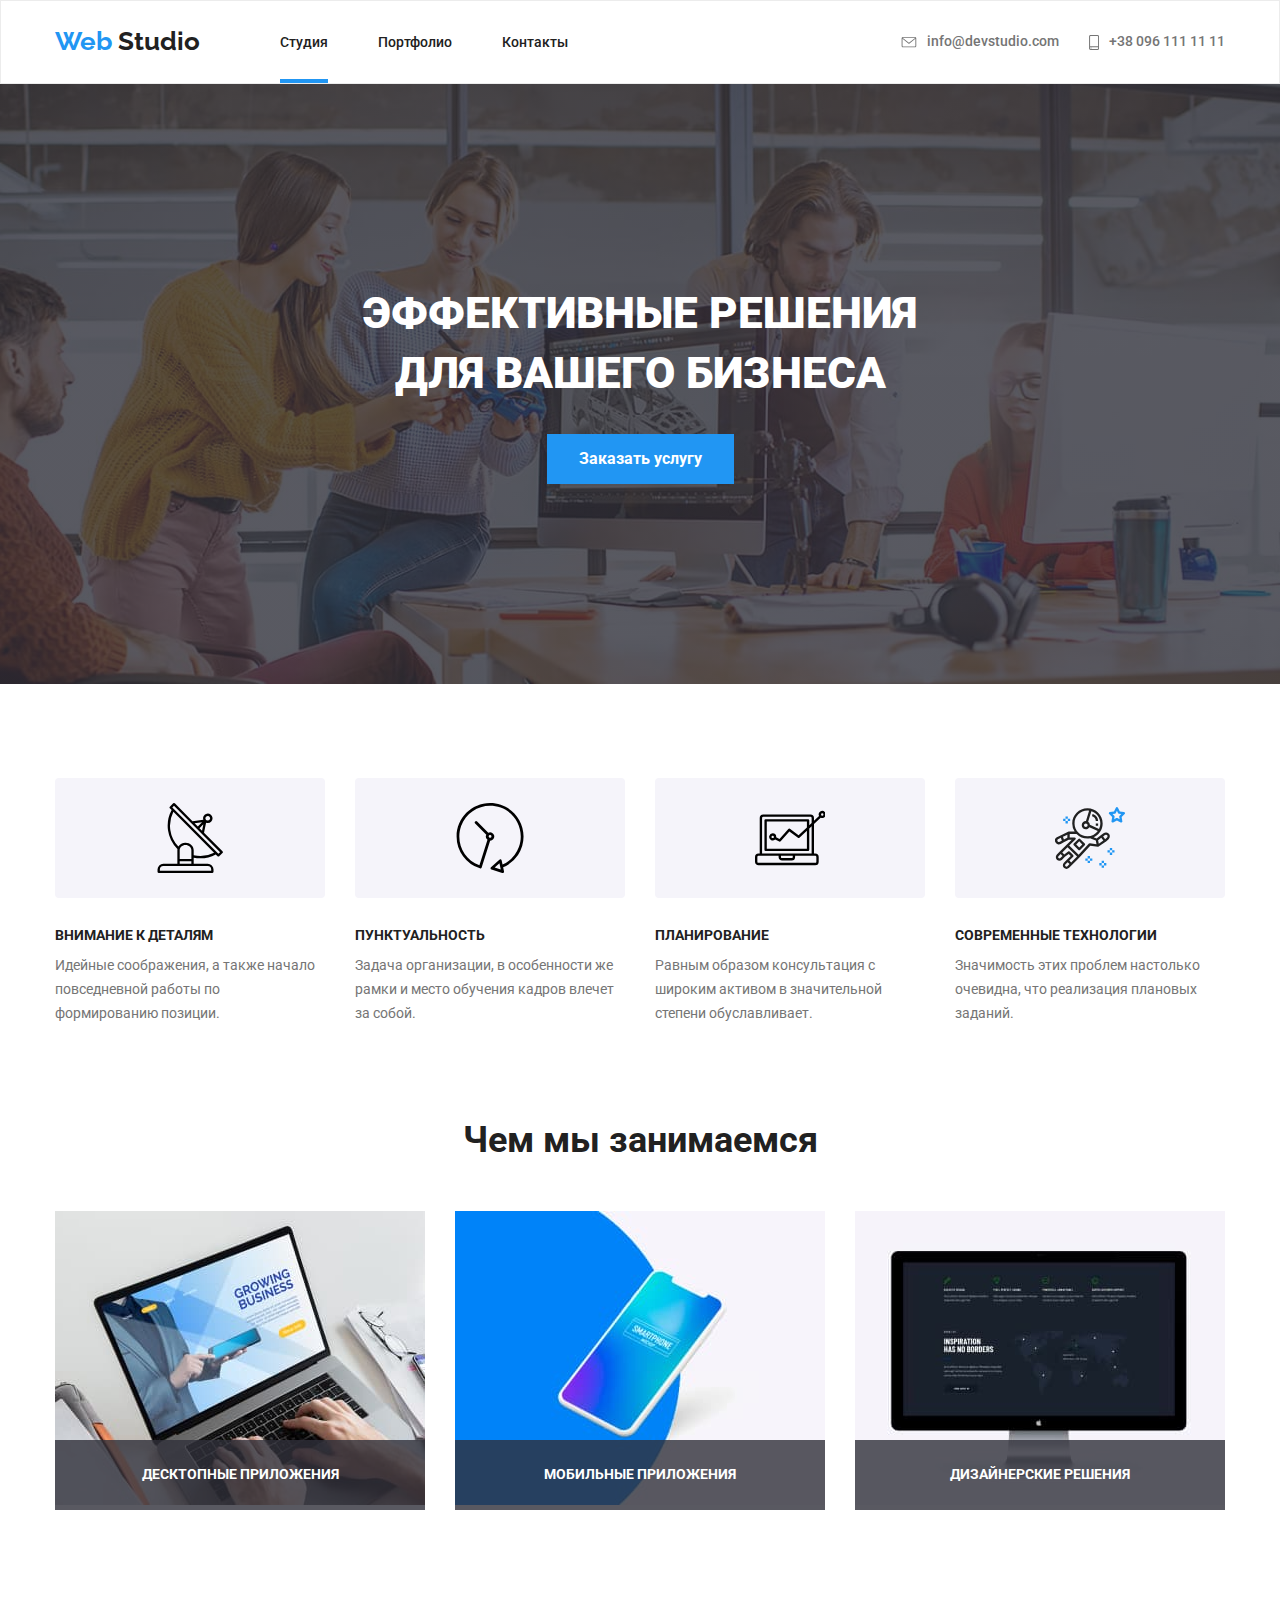
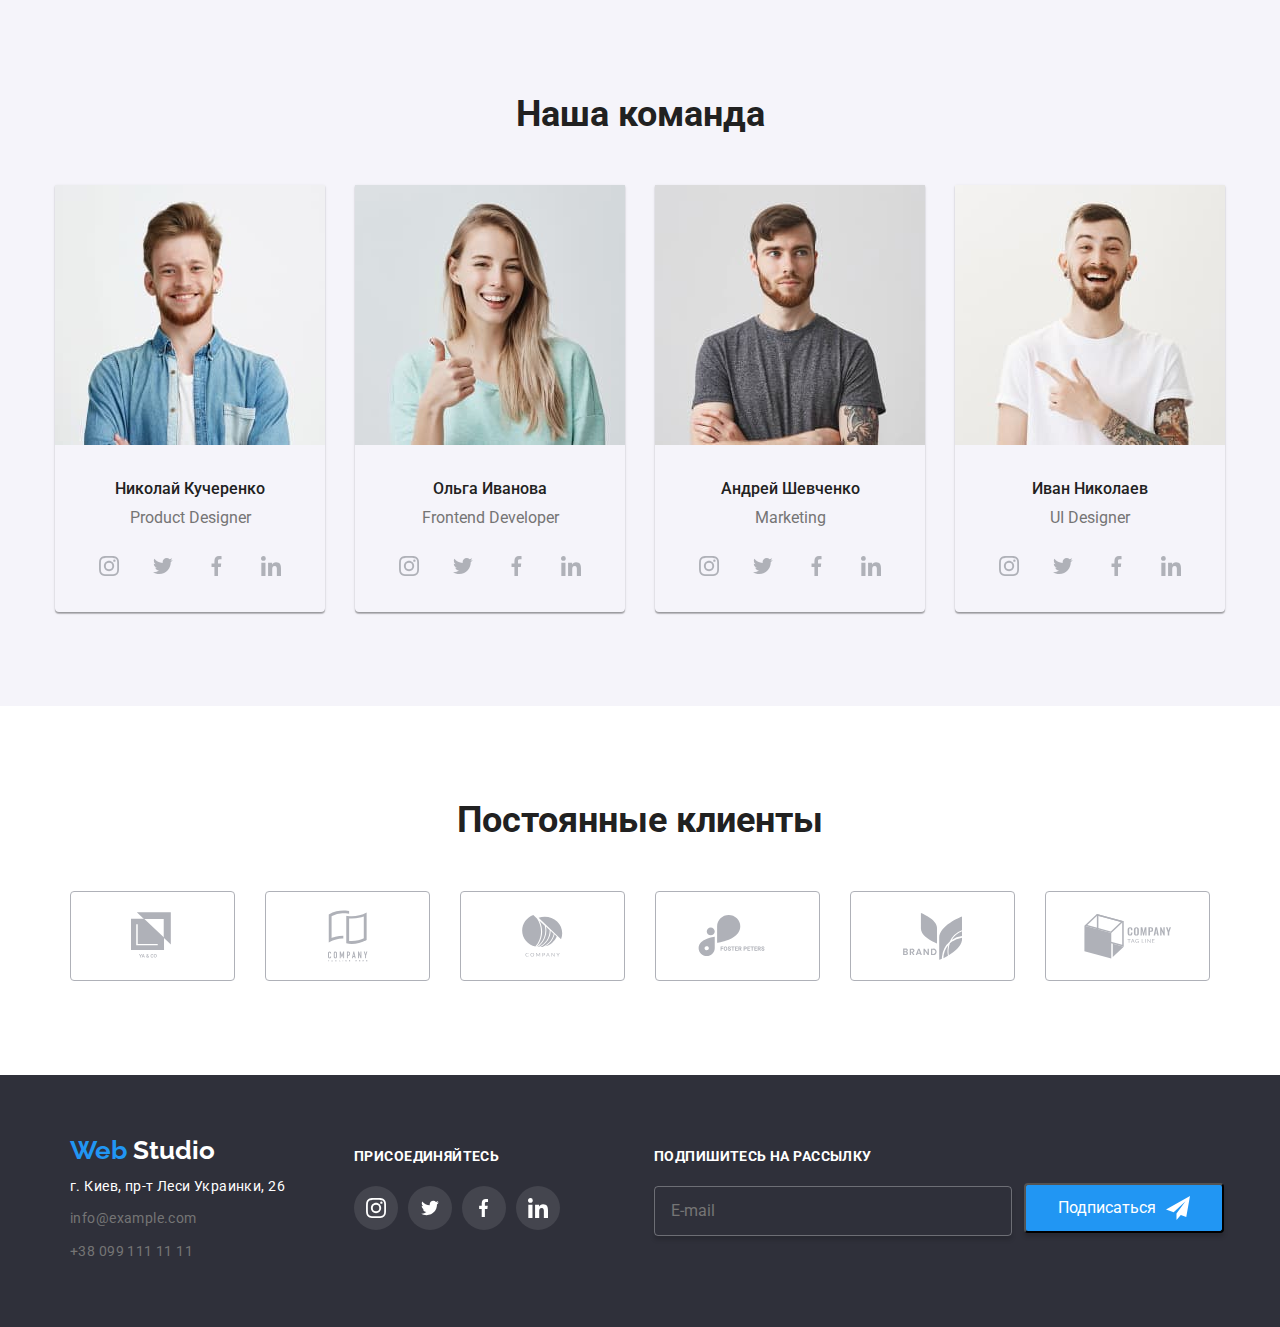
<file: index.html>
<!DOCTYPE html>
<html lang="en">
  <head>
    <meta charset="UTF-8" />
    <meta name="viewport" content="width=device-width, initial-scale=1.0" />
    <title>Homework1</title>
    <link
      href="https://fonts.googleapis.com/css2?family=Raleway:wght@700&family=Roboto:wght@400;500;700;900&display=swap"
      rel="stylesheet"
    />
    <link
      rel="stylesheet"
      href="https://cdnjs.cloudflare.com/ajax/libs/modern-normalize/0.6.0/modern-normalize.min.css"
    />
    <link rel="stylesheet" href="./css/main.css" />
  </head>
  <body>
    <header class="page-header">
      <nav class="container main-nav">
        <a href="#" class="logo">
          <span class="logo-accent">Web</span>
          <span class="logo-black">Studio</span>
        </a>
        <ul class="site-nav list">
          <li class="item"><a href="#" class="link border">Студия</a></li>
          <li class="item">
            <a href="./portfolio.html" class="link">Портфолио</a>
          </li>
          <li class="item"><a href="#" class="link">Контакты</a></li>
        </ul>
        <ul class="adress-nav list">
          <li class="item">
            <a href="mailto:@devstudio.com" class="link">
              <svg class="icon-message" width="16px" height="11px">
                <use href="./img/symbol-defs (1).svg#icon-message"></use>
              </svg>
              info@devstudio.com
            </a>
          </li>
          <li class="item">
            <a href="tel:+380961111111" class="link">
              <svg class="icon-telephone" width="10px" height="15px">
                <use href="./img/symbol-defs (1).svg#icon-telephone"></use>
              </svg>
              +38 096 111 11 11</a
            >
          </li>
        </ul>
      </nav>
    </header>
    <main>
      <section class="hero">
        <div class="container-hero">
          <h1 class="hero-title">
            Эффективные решения <br />
            для вашего бизнеса
          </h1>
          <a href="#" class="button">Заказать услугу</a>
        </div>
      </section>
      <section class="advantage">
        <div class="container flex-advantage">
          <ul class="list">
            <li class="item-flex">
              <div class="vector-background">
                <svg class="vector-one" width="70px" height="70px">
                  <use href="./img/symbol-defs (1).svg#icon-Vector-1"></use>
                </svg>
              </div>
              <h3 class="title">Внимание к деталям</h3>
              <p class="text">
                Идейные соображения, а также начало повседневной работы по
                формированию позиции.
              </p>
            </li>

            <li class="item-flex">
              <div class="vector-background">
                <svg class="vector-one" width="70px" height="70px">
                  <use href="./img/symbol-defs (1).svg#icon-Vector-2"></use>
                </svg>
              </div>
              <h3 class="title">Пунктуальность</h3>
              <p class="text">
                Задача организации, в особенности же рамки и место обучения
                кадров влечет за собой.
              </p>
            </li>
            <li class="item-flex">
              <div class="vector-background">
                <svg class="vector-one" width="70px" height="70px">
                  <use href="./img/symbol-defs (1).svg#icon-Vector-3"></use>
                </svg>
              </div>
              <h3 class="title">Планирование</h3>
              <p class="text">
                Равным образом консультация с широким активом в значительной
                степени обуславливает.
              </p>
            </li>
            <li class="item-flex">
              <div class="vector-background">
                <svg class="vector-one" width="70px" height="70px">
                  <use href="./img/symbol-defs (1).svg#icon-astronaut"></use>
                </svg>
              </div>
              <h3 class="title">Современные технологии</h3>
              <p class="text">
                Значимость этих проблем настолько очевидна, что реализация
                плановых заданий.
              </p>
            </li>
          </ul>
        </div>
      </section>
      <section class="work-section">
        <div class="flex-work">
          <h2 class="title">Чем мы занимаемся</h2>
          <ul class="list">
            <li class="item">
             <div class="position">
              <img src="./img/desktop.jpg" width="370" alt="Desktop" />
              <p class="apps">Десктопные приложения</p>
             </div>
            </li>
            <li class="item">
              <div class="position">
                <img src="./img/mobile.jpg" width="370" alt="Mobile" />
              <p class="apps">Мобильные приложения</p>
              </div>
            </li>
            <li class="item">
              <div class="position">
                <img src="./img/designer.jpg" width="370" alt="Designer" />
              <p class="apps">Дизайнерские решения</p>
              </div>
            </li>
          </ul>
        </div>
      </section>
      <section class="features">
        <div class="flex-team">
          <h2 class="title">Наша команда</h2>
          <ul class="list">
            <li class="item-width">
              <img src="./img/nikolay.jpg" width="270" alt="John" />
              <h3 class="name">Николай Кучеренко</h3>
              <p class="job">Product Designer</p>

              <ul class="list-radius">
                <li class="item">
                  <a href="https://www.instagram.com/" class="link-radius"
                    ><svg class="icon-instagram" width="20px" height="20px">
                      <use
                        href="./img/symbol-defs (1).svg#icon-instagram"
                      ></use></svg
                  ></a>
                </li>
                <li class="item">
                  <a href="https://twitter.com/" class="link-radius"
                    ><svg class="icon-twitter" width="20px" height="20px">
                      <use
                        href="./img/symbol-defs (1).svg#icon-twitter"
                      ></use></svg
                  ></a>
                </li>
                <li class="item">
                  <a href="https://www.facebook.com/" class="link-radius"
                    ><svg class="icon-facebook" width="20px" height="20px">
                      <use
                        href="./img/symbol-defs (1).svg#icon-facebook"
                      ></use></svg
                  ></a>
                </li>
                <li class="item">
                  <a href="https://www.linkedin.com/" class="link-radius"
                    ><svg class="icon-linkedin" width="20px" height="20px">
                      <use
                        href="./img/symbol-defs (1).svg#icon-linkedin"
                      ></use></svg
                  ></a>
                </li>
              </ul>
            </li>
            <li class="item-width">
              <img src="./img/olga.jpg" width="270" alt="Marta" />
              <h3 class="name">Ольга Иванова</h3>
              <p class="job">Frontend Developer</p>
              <ul class="list-radius">
                <li class="item">
                  <a href="https://www.instagram.com/" class="link-radius"
                    ><svg class="icon-instagram" width="20px" height="20px">
                      <use
                        href="./img/symbol-defs (1).svg#icon-instagram"
                      ></use></svg
                  ></a>
                </li>
                <li class="item">
                  <a href="https://twitter.com/" class="link-radius"
                    ><svg class="icon-twitter" width="20px" height="20px">
                      <use
                        href="./img/symbol-defs (1).svg#icon-twitter"
                      ></use></svg
                  ></a>
                </li>
                <li class="item">
                  <a href="https://www.facebook.com/" class="link-radius"
                    ><svg class="icon-facebook" width="20px" height="20px">
                      <use
                        href="./img/symbol-defs (1).svg#icon-facebook"
                      ></use></svg
                  ></a>
                </li>
                <li class="item">
                  <a href="https://www.linkedin.com/" class="link-radius"
                    ><svg class="icon-linkedin" width="20px" height="20px">
                      <use
                        href="./img/symbol-defs (1).svg#icon-linkedin"
                      ></use></svg
                  ></a>
                </li>
              </ul>
            </li>
            <li class="item-width">
              <img src="./img/andrey.jpg" width="270" alt="Robert" />
              <h3 class="name">Андрей Шевченко</h3>
              <p class="job">Marketing</p>
              <ul class="list-radius">
                <li class="item">
                  <a href="https://www.instagram.com/" class="link-radius"
                    ><svg class="icon-instagram" width="20px" height="20px">
                      <use
                        href="./img/symbol-defs (1).svg#icon-instagram"
                      ></use></svg
                  ></a>
                </li>
                <li class="item">
                  <a href="https://twitter.com/" class="link-radius"
                    ><svg class="icon-twitter" width="20px" height="20px">
                      <use
                        href="./img/symbol-defs (1).svg#icon-twitter"
                      ></use></svg
                  ></a>
                </li>
                <li class="item">
                  <a href="https://www.facebook.com/" class="link-radius"
                    ><svg class="icon-facebook" width="20px" height="20px">
                      <use
                        href="./img/symbol-defs (1).svg#icon-facebook"
                      ></use></svg
                  ></a>
                </li>
                <li class="item">
                  <a href="https://www.linkedin.com/" class="link-radius"
                    ><svg class="icon-linkedin" width="20px" height="20px">
                      <use
                        href="./img/symbol-defs (1).svg#icon-linkedin"
                      ></use></svg
                  ></a>
                </li>
              </ul>
            </li>
            <li class="item-width">
              <img src="./img/ivan.jpg" width="270" alt="Martin" />
              <h3 class="name">Иван Николаев</h3>
              <p class="job">UI Designer</p>
              <ul class="list-radius">
                <li class="item">
                  <a href="https://www.instagram.com/" class="link-radius"
                    ><svg class="icon-instagram" width="20px" height="20px">
                      <use
                        href="./img/symbol-defs (1).svg#icon-instagram"
                      ></use></svg
                  ></a>
                </li>
                <li class="item">
                  <a href="https://twitter.com/" class="link-radius"
                    ><svg class="icon-twitter" width="20px" height="20px">
                      <use
                        href="./img/symbol-defs (1).svg#icon-twitter"
                      ></use></svg
                  ></a>
                </li>
                <li class="item">
                  <a href="https://www.facebook.com/" class="link-radius"
                    ><svg class="icon-facebook" width="20px" height="20px">
                      <use
                        href="./img/symbol-defs (1).svg#icon-facebook"
                      ></use></svg
                  ></a>
                </li>
                <li class="item">
                  <a href="https://www.linkedin.com/" class="link-radius"
                    ><svg class="icon-linkedin" width="20px" height="20px">
                      <use
                        href="./img/symbol-defs (1).svg#icon-linkedin"
                      ></use></svg
                  ></a>
                </li>
              </ul>
            </li>
          </ul>
        </div>
      </section>
      <section class="clients">
        <h2 class="title">Постоянные клиенты</h2>
        <div class="container-clients">
          
          <ul class="list">
            <li class="item-clients">            
                <svg class="clients-color" width="44px" height="49px">
                  <use href="./img/symbol-defs (1).svg#icon-logo-1"></use>
                </svg>
              </a>
            </li>
            <li class="item-clients">             
                <svg class="clients-color" width="40px" height="52px">
                  <use href="./img/symbol-defs (1).svg#icon-logo-2"></use>
                </svg>             
            </li>
            <li class="item-clients">              
                <svg class="clients-color" width="41px" height="42px">
                  <use href="./img/symbol-defs (1).svg#icon-logo-3"></use>
                </svg>              
            </li>
            <li class="item-clients">              
                <svg class="clients-color" width="80px" height="42px">
                  <use href="./img/symbol-defs (1).svg#icon-logo-4"></use>
                </svg>             
            </li>
            <li class="item-clients">              
                <svg class="clients-color" width="59px" height="47px">
                  <use href="./img/symbol-defs (1).svg#icon-logo-5"></use>
                </svg>             
            </li>
            <li class="item-clients">             
                <svg class="clients-color" width="88px" height="45px">
                  <use href="./img/symbol-defs (1).svg#icon-logo-6"></use>
                </svg>             
            </li>
          </ul>
        </div>
      </section>
    </main>
    <footer class="footer">
      <div class="container">
        <div class="flex-container">
          <div class="footer-adress">
            <a href="#" class="logo">
              <span class="logo-accent">Web</span>
              <span class="logo-white">Studio</span>
            </a>
            <ul class="list">
              <li class="footer-adress-item">
                <p>г. Киев, пр-т Леси Украинки, 26</p>
              </li>
              <li class="footer-adress-item">
                <a href="mailto:info@example.com" class="link"
                  >info@example.com</a
                >
              </li>
              <li class="footer-adress-item">
                <a href="tel:+380991111111" class="link">+38 099 111 11 11</a>
              </li>
            </ul>
          </div>

          <div class="join">
            <b class="footer-title">Присоединяйтесь</b>
            <ul class="list social flex-container">
              <li class="item">
                <a href="https://www.instagram.com/" class="link radius-footer">
                  <svg class="footer-link" width="20px" height="20px">
                    <use href="./img/symbol-defs (1).svg#icon-instagram"></use>
                  </svg>
                </a>
              </li>
              <li class="item">
                <a href="https://twitter.com/" class="link radius-footer">
                  <svg class="footer-link" width="20px" height="16px">
                    <use href="./img/symbol-defs (1).svg#icon-twitter"></use>
                  </svg>
                </a>
              </li>
              <li class="item">
                <a href="https://www.facebook.com/" class="link radius-footer">
                  <svg class="footer-link" width="10px" height="20px">
                    <use href="./img/symbol-defs (1).svg#icon-facebook"></use>
                  </svg>
                </a>
              </li>
              <li class="item">
                <a href="https://www.linkedin.com/" class="link radius-footer">
                  <svg class="footer-link" width="20px" height="20px">
                    <use href="./img/symbol-defs (1).svg#icon-linkedin"></use>
                  </svg>
                </a>
              </li>
            </ul>
          </div>

          <div class="flex-email">
            <b class="footer-title">Подпишитесь на рассылку</b>
            <div class="button-email"><span>E-mail</span></div>
          </div>

          <button class="footer-btn">
            Подписаться
            <svg class="telegram" width="24px" height="24px">
              <use href="./img/sprite.svg#icon-telegram"></use>
            </svg>
          </button>
        </div>
      </div>
    </footer>
  </body>
</html>
</file>
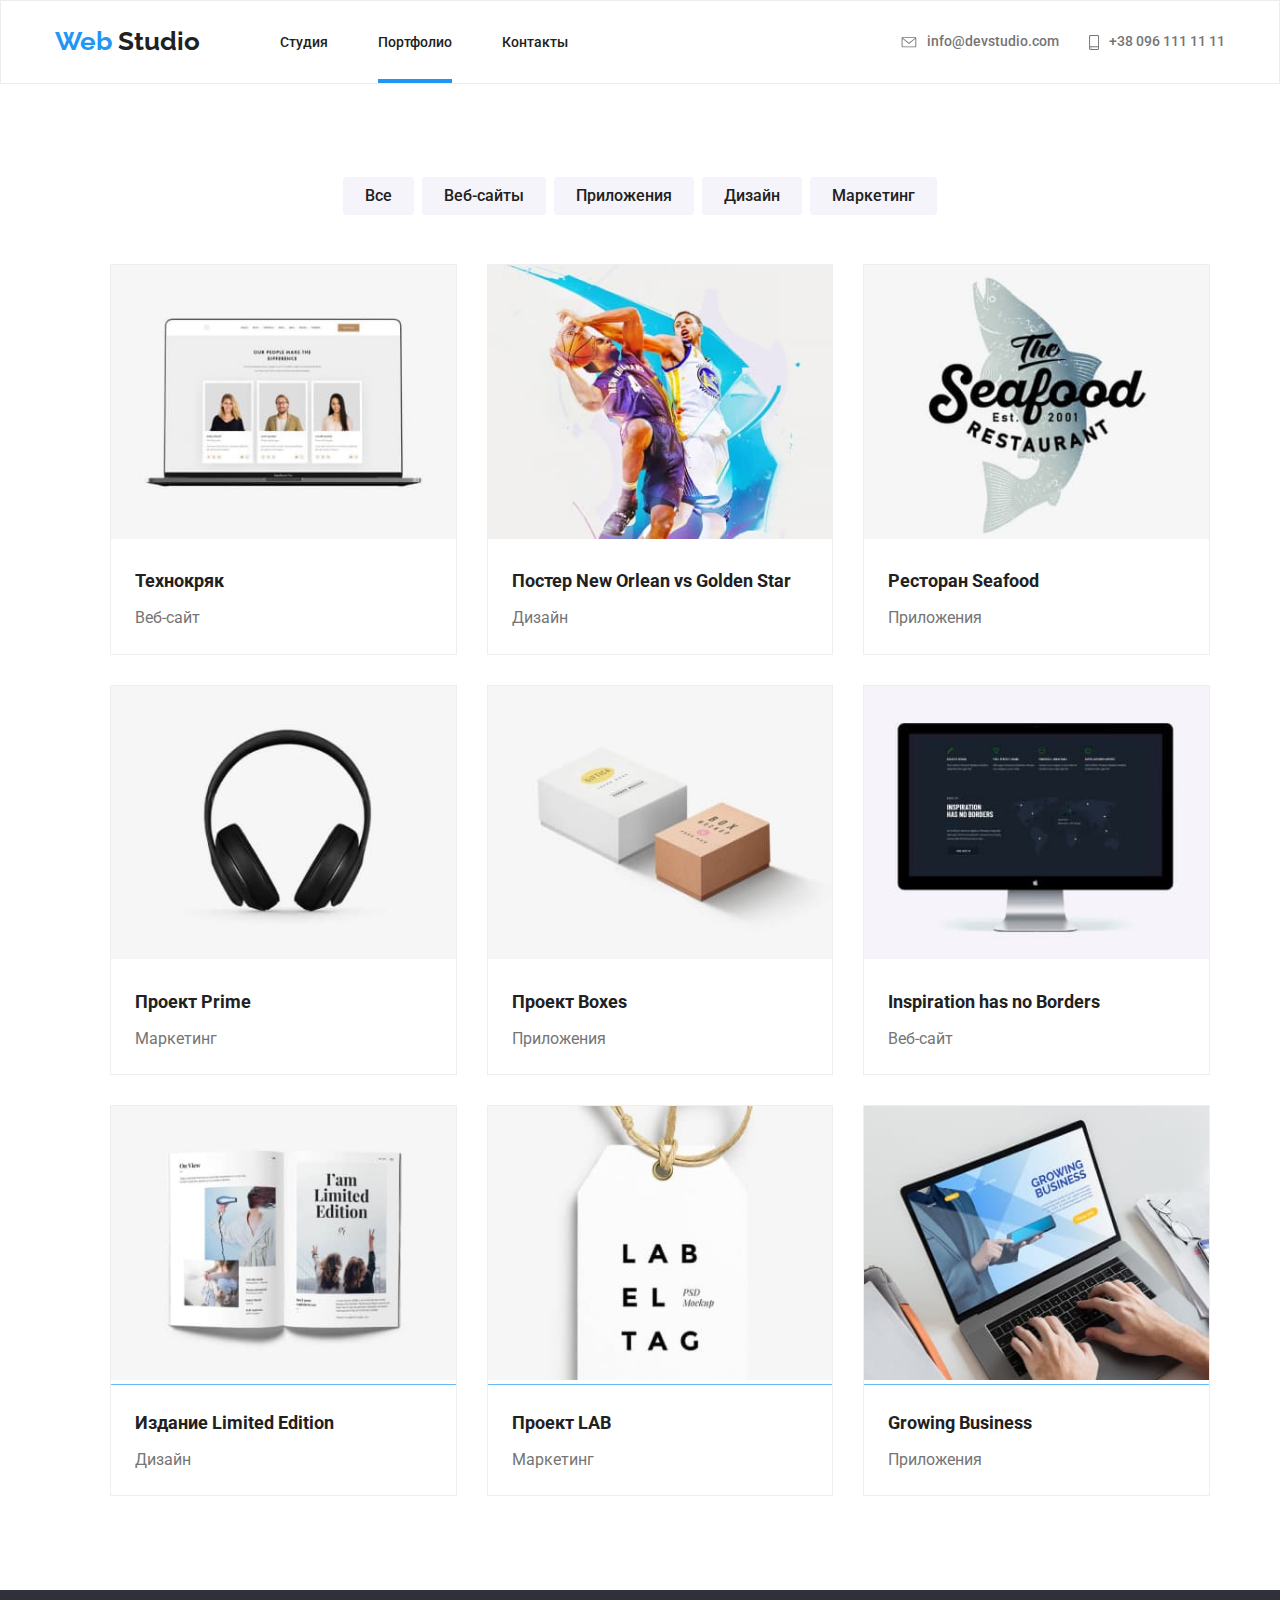
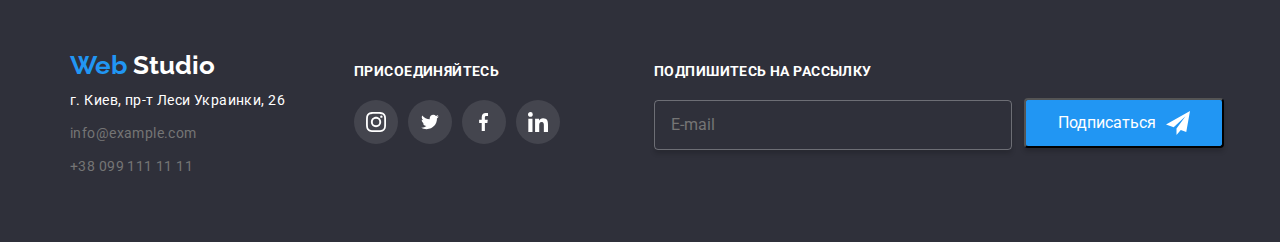
<file: portfolio.html>
<!DOCTYPE html>
<html lang="en">
  <head>
    <meta charset="UTF-8" />
    <meta name="viewport" content="width=device-width, initial-scale=1.0" />
    <title>Homework2</title>
    <link
      href="https://fonts.googleapis.com/css2?family=Raleway:wght@700&family=Roboto:wght@400;500;700;900&display=swap"
      rel="stylesheet"
    />
    <link
      rel="stylesheet"
      href="https://cdnjs.cloudflare.com/ajax/libs/modern-normalize/0.6.0/modern-normalize.min.css"
    />
    <link rel="stylesheet" href="./css/main.css" />
  </head>
  <body>
    <header class="page-header">
      <nav class="container main-nav">
        <a href="./index.html" class="logo">
          <span class="logo-accent">Web</span>
          <span class="logo-black">Studio</span>
        </a>
        <ul class="site-nav list">
          <li class="item"><a href="./index.html" class="link">Студия</a></li>
          <li class="item">
            <a href="./portfolio.html" class="link border">Портфолио</a>
          </li>
          <li class="item"><a href="#" class="link">Контакты</a></li>
        </ul>
        <ul class="adress-nav list">
          <li class="item">
            <a href="mailto:@devstudio.com" class="link">
              <svg class="icon-message" width="16px" height="11px">
                <use href="./img/symbol-defs (1).svg#icon-message"></use>
              </svg>
              info@devstudio.com
            </a>
          </li>
          <li class="item">
            <a href="tel:+380961111111" class="link">
              <svg class="icon-telephone" width="10px" height="15px">
                <use href="./img/symbol-defs (1).svg#icon-telephone"></use>
              </svg>
              +38 096 111 11 11</a
            >
          </li>
        </ul>
      </nav>
    </header>
    <main>
      <section class="portfolio">
        <div class="container">
          <h1 class="heading">Sites</h1>
          <ul class="list-button">
            <li class="item"><button class="button">Все</button></li>
            <li class="item"><button class="button">Веб-сайты</button></li>
            <li class="item"><button class="button">Приложения</button></li>
            <li class="item"><button class="button">Дизайн</button></li>
            <li class="item"><button class="button">Маркетинг</button></li>
          </ul>

          <ul class="list-flex">
            <li class="flex-item">
              <a class="link" href="#">
                <div class="position-portfolio">
                  <img
                    src="./img/portfolio-1.jpg"
                    alt="Технокряк"
                    width="100%"
                  />
                  <p class="text">
                    Технокряк это современная площадка распространения
                    коронавируса. Компании используют эту платформу для
                    цифрового шпионажа и атак на защищённые сервера конкурентов.
                  </p>
                </div>
                <div>
                  <h2 class="title">Технокряк</h2>
                  <p class="site">Веб-сайт</p>
                </div>
              </a>
            </li>
            <li class="flex-item">
              <a href="#">
                <div class="position-portfolio">
                  <img
                    src="./img/portfolio-2.jpg"
                    alt="Постер New Orlean vs Golden Star"
                    width="100%"
                  />
                  <p class="text">
                    Технокряк это современная площадка распространения
                    коронавируса. Компании используют эту платформу для
                    цифрового шпионажа и атак на защищённые сервера конкурентов.
                  </p>
                </div>
                <div>
                  <h2 class="title">Постер New Orlean vs Golden Star</h2>
                  <p class="site">Дизайн</p>
                </div>
              </a>
            </li>
            <li class="flex-item">
              <a href="#">
                <div class="position-portfolio">
                  <img
                    src="./img/portfolio-3.jpg"
                    alt="Ресторан Seafood"
                    width="100%"
                  />
                  <p class="text">
                    Технокряк это современная площадка распространения
                    коронавируса. Компании используют эту платформу для
                    цифрового шпионажа и атак на защищённые сервера конкурентов.
                  </p>
                </div>
                <div>
                  <h2 class="title">Ресторан Seafood</h2>
                  <p class="site">Приложения</p>
                </div>
              </a>
            </li>
            <li class="flex-item">
              <a href="#">
                <div class="position-portfolio">
                  <img
                    src="./img/portfolio-4.jpg"
                    alt="Проект Prime"
                    width="100%"
                  />
                  <p class="text">
                    Технокряк это современная площадка распространения
                    коронавируса. Компании используют эту платформу для
                    цифрового шпионажа и атак на защищённые сервера конкурентов.
                  </p>
                </div>
                <div>
                  <h2 class="title">Проект Prime</h2>
                  <p class="site">Маркетинг</p>
                </div>
              </a>
            </li>
            <li class="flex-item">
              <a href="#">
                <div class="position-portfolio">
                  <img
                    src="./img/portfolio-5.jpg"
                    alt="Проект Boxes"
                    width="100%"
                  />

                  <p class="text">
                    Технокряк это современная площадка распространения
                    коронавируса. Компании используют эту платформу для
                    цифрового шпионажа и атак на защищённые сервера конкурентов.
                  </p>
                </div>
                <div>
                  <h2 class="title">Проект Boxes</h2>
                  <p class="site">Приложения</p>
                </div>
              </a>
            </li>
            <li class="flex-item">
              <a href="#">
                <div class="position-portfolio">
                  <img
                    src="./img/portfolio-6.jpg"
                    alt="Inspiration has no Borders"
                    width="100%"
                  />

                  <p class="text">
                    Технокряк это современная площадка распространения
                    коронавируса. Компании используют эту платформу для
                    цифрового шпионажа и атак на защищённые сервера конкурентов.
                  </p>
                </div>
                <div>
                  <h2 class="title">Inspiration has no Borders</h2>
                  <p class="site">Веб-сайт</p>
                </div>
              </a>
            </li>
            <li class="flex-item">
              <a href="#">
                <div class="position-portfolio">
                  <img
                    src="./img/portfolio-7.jpg"
                    alt="Издание Limited Edition"
                    width="100%"
                  />
                  <p class="text">
                    Технокряк это современная площадка распространения
                    коронавируса. Компании используют эту платформу для
                    цифрового шпионажа и атак на защищённые сервера конкурентов.
                  </p>
                </div>
                <div>
                  <h2 class="title">Издание Limited Edition</h2>
                  <p class="site">Дизайн</p>
                </div>
              </a>
            </li>
            <li class="flex-item">
              <a href="#">
                <div class="position-portfolio">
                  <img
                    src="./img/portfolio-8.jpg"
                    alt="Проект LAB"
                    width="100%"
                  />
                  <p class="text">
                    Технокряк это современная площадка распространения
                    коронавируса. Компании используют эту платформу для
                    цифрового шпионажа и атак на защищённые сервера конкурентов.
                  </p>
                </div>
                <div>
                  <h2 class="title">Проект LAB</h2>
                  <p class="site">Маркетинг</p>
                </div>
              </a>
            </li>
            <li class="flex-item">
              <a href="#">
                <div class="position-portfolio">
                  <img
                    src="./img/portfolio-9.jpg"
                    alt="Growing Business"
                    width="100%"
                  />
                  <p class="text">
                    Технокряк это современная площадка распространения
                    коронавируса. Компании используют эту платформу для
                    цифрового шпионажа и атак на защищённые сервера конкурентов.
                  </p>
                </div>
                <div>
                  <h2 class="title">Growing Business</h2>
                  <p class="site">Приложения</p>
                </div>
              </a>
            </li>
          </ul>
        </div>
      </section>
    </main>
    <footer class="footer">
      <div class="container">
        <div class="flex-container">
          <div class="footer-adress">
            <a href="#" class="logo">
              <span class="logo-accent">Web</span>
              <span class="logo-white">Studio</span>
            </a>
            <ul class="list">
              <li class="footer-adress-item">
                <p>г. Киев, пр-т Леси Украинки, 26</p>
              </li>
              <li class="footer-adress-item">
                <a href="mailto:info@example.com" class="link"
                  >info@example.com</a
                >
              </li>
              <li class="footer-adress-item">
                <a href="tel:+380991111111" class="link">+38 099 111 11 11</a>
              </li>
            </ul>
          </div>

          <div class="join">
            <b class="footer-title">Присоединяйтесь</b>
            <ul class="list social flex-container">
              <li class="item">
                <a href="https://www.instagram.com/" class="link radius-footer">
                  <svg class="footer-link" width="20px" height="20px">
                    <use href="./img/symbol-defs (1).svg#icon-instagram"></use>
                  </svg>
                </a>
              </li>
              <li class="item">
                <a href="https://twitter.com/" class="link radius-footer">
                  <svg class="footer-link" width="20px" height="16px">
                    <use href="./img/symbol-defs (1).svg#icon-twitter"></use>
                  </svg>
                </a>
              </li>
              <li class="item">
                <a href="https://www.facebook.com/" class="link radius-footer">
                  <svg class="footer-link" width="10px" height="20px">
                    <use href="./img/symbol-defs (1).svg#icon-facebook"></use>
                  </svg>
                </a>
              </li>
              <li class="item">
                <a href="https://www.linkedin.com/" class="link radius-footer">
                  <svg class="footer-link" width="20px" height="20px">
                    <use href="./img/symbol-defs (1).svg#icon-linkedin"></use>
                  </svg>
                </a>
              </li>
            </ul>
          </div>

          <div class="flex-email">
            <b class="footer-title">Подпишитесь на рассылку</b>
            <div class="button-email"><span>E-mail</span></div>
          </div>

          <button class="footer-btn">
            Подписаться
            <svg class="telegram" width="24px" height="24px">
              <use href="./img/sprite.svg#icon-telegram"></use>
            </svg>
          </button>
        </div>
      </div>
    </footer>
  </body>
</html>
</file>
<file: css/main.css>
/* Общие стили для body */

body {
  background-color: #ffffff;
  color: #757575;
  font-family: 'Roboto', sans-serif;
}

.container {
  width: 1200px;
  padding-left: 15px;
  padding-right: 15px;
  margin-left: auto;
  margin-right: auto;
}

/* ПАЛИТРА ЦВЕТОВ */
/*  Основной цвет текста #212121 */
/* Белый цвет текста #FFFFFF */
/* Акцент #2196F3 */
/*  Вторичный цвет текста  #757575 */
/* Вторичный цвет фона #F5F4FA */

:root {
  --primary-text-color: #212121;
  --secondary-text-color: #757575;
  --white-text: #ffffff;
  --accent-color: #2196f3;
  --background-color-button: #2196f3;
  --footer-adress-color: rgba(255, 255, 255, 0.6);
  --background-image-color: rgba(33, 150, 243, 0.9);
  --background-text-color: #2f303a;
  --background-section-color: #f5f4fa;
}

p {
  margin: 0;
}

h1,
h2,
h3,
h4,
h5,
h6 {
  margin: 0;
}

a.link {
  margin-right: 0;
}

.list {
  margin: 0;
  padding: 0;
}

/* ОБЩЕЕ ДЛЯ СТРАНИЦ */
/* LOGO */

.page-header {
  border: 1px solid #ececec;
}

.logo-accent {
  color: var(--accent-color);
}

.logo-white {
  color: var(--white-text);
}

.logo-black {
  color: var(--primary-text-color);
}

.logo {
  font-family: 'Raleway', sans-serif;
  font-weight: 700;
  font-size: 26px;
  line-height: 1.2;
  text-decoration: none;
}

/* ОБЩЕЕ ДЛЯ СТРАНИЦ */
/* HEADER NAVIGATION  */

.site-nav {
  display: flex;
  align-items: center;
  margin-left: 80px;
  padding-top: 32px;
  padding-bottom: 32px;
}

.site-nav .item:not(:last-child) {
  margin-right: 50px;
}

.adress-nav .link {
  display: flex;
  align-items: center;
}

.adress-nav {
  display: flex;
  margin-left: auto;
  padding-top: 32px;
  padding-bottom: 32px;
}

.adress-nav .item + .item {
  margin-left: 30px;
}

.main-nav {
  display: flex;
  align-items: center;
}

.main-nav .logo {
  display: block;
  padding-top: 24px;
  padding-bottom: 25px;
}

/* .adress-nav .item {
  margin-right: 30px;
}

.adress-nav .item:last-child {
  margin-right: 0;
} */

/* АЛЬТЕРНАТИВА */

/* .site-nav .item:not(:last-child) {
  margin-right: 50px;
}

.adress-nav .item:not(:last-child) {
  margin-right: 50px;
} */

/* ВЫБИРАЕТ ВСЕ ПОСЛЕДУЮЩИЕ ЭЛЕМЕНТЫ КРОМЕ ПЕРВОГО */

/* .adress-nav .item + .item {
  margin-left: 50px
} */

/* .adress-nav {
  display: flex;
  margin-left: auto;
  margin-right: 215px;
}

.site-nav {
  display: flex;
  margin-left: 85px;
} */

.site-nav .link {
  color: var(--primary-text-color);
  font-weight: 500;
  font-size: 14px;
  line-height: 1.14;
  text-decoration: none;
}

.site-nav .link:hover,
.site-nav .link:focus {
  color: var(--accent-color);
}

.icon-message {
  margin-right: 10px;
  align-items: center;
  fill: currentColor;
}

.adress-nav .link:hover,
.adress-nav .link:focus {
  color: var(--accent-color);
}

/* .adress-nav .link:hover {
  color: var(--accent-color);
}

.adress-nav .link:hover .icon-message {
  fill: var(--accent-color);
} */

.adress-nav .link {
  font-weight: 500;
  font-size: 14px;
  line-height: 1.14;
  text-decoration: none;
  color: var(--secondary-text-color);
}

.site-nav,
.adress-nav {
  list-style: none;
}

.icon-telephone {
  margin-right: 10px;
  align-items: center;
  fill: currentColor;
}

/* ОБЩИЙ ПОДВАЛ СТРАНИЦ */

.button-telegram {
  width: 200px;
  height: 50px;

  background: #2196f3;
  box-shadow: 0px 4px 4px rgba(0, 0, 0, 0.15);
  border-radius: 4px;
}

.button-email {
  display: flex;
  align-items: center;
  padding-left: 16px;
  width: 358px;
  height: 50px;

  border: 1px solid rgba(255, 255, 255, 0.3);
  box-sizing: border-box;
  box-shadow: 0px 4px 4px rgba(0, 0, 0, 0.15);
  border-radius: 4px;
}

.flex-email {
  margin-top: 72px;
}

.join {
  margin-top: 72px;
}

.button-email {
  border: 1px solid rgba(255, 255, 255, 0.3);
  box-sizing: border-box;
  box-shadow: 0px 4px 4px rgba(0, 0, 0, 0.15);
  border-radius: 4px;
  width: 358px;
  height: 50px;
  margin-top: 20px;
}

.footer-button-title {
  padding-left: 29px;
  padding-top: 10px;
  padding-bottom: 10px;
}

.footer-email {
  display: flex;
  align-items: center;
  justify-content: center;
  border: 1px solid rgba(255, 255, 255, 0.3);
  box-sizing: border-box;
  box-shadow: 0px 4px 4px rgba(0, 0, 0, 0.15);
  border-radius: 4px;
  flex-wrap: wrap;
  width: 358px;
  height: 50px;
}

.icon-telegram {
  fill: var(--white-text);
}

.radius-footer {
  display: flex;
  align-items: center;
  justify-content: center;
  border-radius: 50%;
  background: rgba(255, 255, 255, 0.1);
  width: 44px;
  height: 44px;
}

.radius-footer {
  margin-top: 20px;
}

.flex-container .item:not(:last-child) {
  margin-right: 10px;
}

.footer-link {
  fill: var(--white-text);
}

.footer-button {
  width: 200px;
  height: 50px;
  background: var(--background-color-button);
  box-shadow: 0px 4px 4px rgba(0, 0, 0, 0.15);
  border-radius: 4px;
}

.footer-button-title {
  text-align: center;
  color: var(--white-text);
}

.footer .join {
  margin-right: 94px;
}

.footer-adress .list {
  margin-right: 69px;
  padding-left: 15px;
}

.footer {
  height: 252px;
}

.footer .join {
  margin-right: 94px;
}

.footer-adress-item:not(:last-child) {
  margin-bottom: 9px;
}

.footer-adress-item .link:hover,
.footer-adress-item .link:focus {
  color: var(--accent-color);
}

ul {
  list-style: none;
}

.footer .container {
  width: 1200px;
  padding-left: 15px;
  padding-right: 15px;
  margin-left: auto;
  margin-right: auto;
}

.flex-container {
  display: flex;
}

.footer {
  background-color: #2f303a;
  margin-top: 94px;
}

.footer .logo {
  display: block;

  padding-left: 15px;

  margin-bottom: 8px;
}

.footer-adress {
  margin-top: 60px;
}

.footer-adress-item p {
  font-weight: 400;
  font-size: 14px;
  line-height: 1.7;
  letter-spacing: 0.03em;
  color: var(--white-text);
}

.footer-adress-item .link {
  color: var(--secondary-text-color);
  font-weight: 400;
  font-size: 14px;
  line-height: 1.7;
  letter-spacing: 0.03em;
}

.join .footer-title {
  font-weight: 700;
  font-size: 14px;
  line-height: 1.14;
  letter-spacing: 0.03em;
  text-transform: uppercase;
  color: var(--white-text);
}

.footer-title {
  font-weight: 700;
  font-size: 14px;
  line-height: 1.14;
  letter-spacing: 0.03em;
  text-transform: uppercase;
  color: var(--white-text);
}

.join .footer-title {
  margin-bottom: 20px;
}

.radius-footer:hover,
.radius-footer:focus {
  fill: var(--white-text);
  background-color: var(--accent-color);
}

/* ----------------------------------------- */

/* СТУДИЯ: HERO */

.container-hero {
  width: 1200px;
  text-align: center;
  margin-left: auto;
  margin-right: auto;
}

.hero {
  background-color: #000000;
  background-image: linear-gradient(
      to right,
      rgba(47, 48, 58, 0.8),
      rgba(47, 48, 58, 0.8)
    ),
    url('../img/hero.jpg');

  background-repeat: no-repeat;
  background-size: cover;
  background-position: center;
  max-width: 1600px;
  height: 600px;
  margin-left: auto;
  margin-right: auto;
}

.hero-title {
  margin-bottom: 30px;
  padding-top: 200px;
}

.container-hero .hero-title {
  color: var(--white-text);
  font-weight: 900;
  font-size: 44px;
  line-height: 1.36;
  text-transform: uppercase;
  text-align: center;
}

.hero .button {
  display: inline-block;
  text-align: center;
  padding: 10px 32px;
  background-color: var(--background-color-button);
  color: var(--white-text);
  text-decoration: none;
  font-weight: 700;
  font-size: 16px;
  line-height: 1.9;
}

/*СТУДИЯ: ADVANTAGE*/

.vector-background {
  width: 270px;
  height: 120px;
  background: #f5f4fa;
  border-radius: 4px;
  margin-top: 94px;
  margin-bottom: 30px;
  display: flex;
  justify-content: center;
  align-items: center;
}

.flex-advantage .list {
  display: flex;
  list-style: none;
}

.flex-advantage .item-flex:not(:last-child) {
  margin-right: 30px;
}

.flex-advantage {
  margin-bottom: 94px;
  width: 1200px;
  padding-left: 15px;
  padding-right: 15px;
}

.advantage .title {
  color: var(--primary-text-color);
  font-weight: 700;
  font-size: 14px;
  line-height: 1.14;
  text-transform: uppercase;
  margin-bottom: 10px;
}

.advantage .text {
  font-weight: 400;
  font-size: 14px;
  line-height: 1.7;
}

/* СТУДИЯ: WORK */

.position {
  position: relative;
}

.flex-work {
  width: 1200px;
  padding-right: 15px;
  padding-left: 15px;
  margin: 0 auto;
}

.work-section {
  margin-top: 94px;
  height: 386px;
}

.flex-work .list {
  display: flex;
  justify-content: center;
  height: 386px;
}

.flex-work .item:not(:last-child) {
  margin-right: 30px;
}

.flex-work .title {
  color: var(--primary-text-color);
  font-weight: 700;
  font-size: 36px;
  line-height: 1.16;
  text-align: center;
  margin-bottom: 50px;
}

.flex-work .apps {
  position: absolute;
  bottom: 0;
  left: 0;
  display: flex;
  align-items: center;
  justify-content: center;
  background: rgba(47, 48, 58, 0.8);
  width: 370px;
  height: 70px;
  color: var(--white-text);
  font-weight: 700;
  font-size: 14px;
  line-height: 1.14;
  text-transform: uppercase;
}

.flex-work .list {
  list-style: none;
}

/* СТУДИЯ: FEATURES */

.list-radius {
  padding: 0;
  margin-left: 32px;
  margin-right: 32px;
  padding-bottom: 24px;
  display: flex;
  align-items: center;
  justify-content: center;
}

.list-radius > .item:not(:last-child) {
  margin-right: 10px;
}

.link-radius {
  display: flex;
  align-items: center;
  justify-content: center;
  border-radius: 50%;
  width: 44px;
  height: 44px;
}

.link-radius {
  fill: #afb1b8;
}

.link-radius:hover {
  background-color: var(--accent-color);
  fill: var(--white-text);
}

.flex-team .item-width {
  box-shadow: 0px 2px 1px rgba(0, 0, 0, 0.2), 0px 1px 1px rgba(0, 0, 0, 0.14),
    0px 1px 3px rgba(0, 0, 0, 0.12);
  border-radius: 0px 0px 4px 4px;
  margin-bottom: 94px;
}

.item-width {
  width: 270px;
}

.flex-team {
  width: 1200px;
  margin: 0 auto;
  padding-left: 15px;
  padding-right: 15px;
}

.features {
  background-color: var(--background-section-color);
  margin-top: 94px;
}

.flex-team .list {
  display: flex;
  justify-content: space-between;
}

.flex-team .name {
  margin-top: 30px;
  margin-bottom: 10px;
}

.flex-team .job {
  margin-bottom: 16px;
}

.features .title {
  color: var(--primary-text-color);
  font-weight: 700;
  font-size: 36px;
  line-height: 1.16;
  text-align: center;
  margin-bottom: 50px;
  padding-top: 94px;
}

.features .name {
  color: var(--primary-text-color);
  font-weight: 500;
  font-size: 16px;
  line-height: 1.18;
  text-align: center;
}

.features .job {
  font-weight: 400;
  font-size: 16px;
  line-height: 1.18;
  text-align: center;
}

.features .link:hover,
.features .link:focus {
  color: var(--accent-color);
}

.features .list {
  list-style: none;
}

.features .link {
  text-decoration: none;
}

/* СТУДИЯ: CLIENTS */

.item-clients:hover,
.item-clients:focus {
  background-color: var(--accent-color);
}

.clients-color {
  fill: #afb1b8;
}

.container-clients {
  width: 1170px;
  margin-right: auto;
  margin-left: auto;
  padding-left: 15px;
  padding-right: 15px;
}

.container-clients .list {
  display: flex;
  justify-content: center;
  align-items: center;
}

.item-clients {
  display: flex;
  align-items: center;
  justify-content: center;
  width: 170px;
  height: 90px;
  border: 1px solid #afb1b8;
  box-sizing: border-box;
  border-radius: 4px;
}

.item-clients:not(:last-child) {
  margin-right: 30px;
}

.clients .title {
  margin-top: 94px;
}

.clients .title {
  color: var(--primary-text-color);
  font-weight: 700;
  font-size: 36px;
  line-height: 1.16;
  text-align: center;
  margin-bottom: 50px;
}

.clients .link:hover,
.clients .link:focus {
  color: var(--accent-color);
}

.clients .list {
  list-style: none;
}

.clients .link {
  text-decoration: none;
}

/* ПОРТФОЛИО: */

.flex-item:hover {
  box-shadow: 1px 4px 6px rgba(0, 0, 0, 0.16), 0px 4px 4px rgba(0, 0, 0, 0.06),
    0px 1px 1px rgba(0, 0, 0, 0.12);
}

.flex-item {
  border: 1px solid #eeeeee;
}

.flex-item {
  width: calc((100% - 60px) / 3);
}

.flex-item:nth-child(1) {
  margin-right: 30px;
  margin-bottom: 30px;
}

.flex-item:nth-child(2) {
  margin-right: 30px;
  margin-bottom: 30px;
}

.flex-item:nth-child(3) {
  margin-bottom: 30px;
}

.flex-item:nth-child(4) {
  margin-right: 30px;
  margin-bottom: 30px;
}

.flex-item:nth-child(5) {
  margin-right: 30px;
  margin-bottom: 30px;
}

.flex-item:nth-child(6) {
  margin-bottom: 30px;
}

.flex-item:nth-child(7) {
  margin-right: 30px;
}

.flex-item:nth-child(8) {
  margin-right: 30px;
}

.position-portfolio {
  position: relative;
  overflow: hidden;
}

.position-portfolio .text {
  position: absolute;
  bottom: 0;
  left: 0;

  background: rgba(33, 150, 243, 0.9);
  color: var(--white-text);

  width: 100%;
  height: 100%;
  transform: translateY(100%);
  transition: transform 250ms cubic-bezier(0.4, 0, 0.2, 1);

  opacity: 1;
}

.position-portfolio:hover .text {
  background: rgba(33, 150, 243, 0.9);
  color: var(--white-text);
  transform: translateY(0);
  opacity: 1;
}

.list-button .item {
  border-radius: 4px;
}

.list-flex .text {
  display: block;
  padding-left: 24px;
  padding-right: 24px;
  padding-top: 63px;
  padding-bottom: 63px;
  margin: 0;
  font-size: 18px;
  line-height: 1.56;
  letter-spacing: 0.03em;
}

.portfolio {
  margin-top: 93px;
  margin-left: auto;
  margin-right: auto;
}

.container .list-button + .list-button {
  margin-left: 9px;
}

.list-button {
  margin-bottom: 49px;
  padding: 0;
}

.list-button .item:not(:last-child) {
  margin-right: 8px;
}

.portfolio .list-flex {
  flex-wrap: wrap;
  display: flex;
}

.portfolio .list-button {
  display: flex;
  justify-content: center;
}

.portfolio .container {
  width: 1170px;

  padding-left: 15px;
  padding-right: 15px;
  margin-left: auto;
  margin-right: auto;
}

.portfolio .heading {
  display: none;
}

.portfolio .button:hover,
.portfolio .button:focus {
  color: var(--white-text);
  background-color: var(--background-color-button);
}

.portfolio .button {
  font-family: inherit;
  color: var(--primary-text-color);
  font-weight: 500;
  font-size: 16px;
  line-height: 1.6;
  border: 0;
  background: #f5f4fa;
  border-radius: 4px;
  padding: 6px 22px;
}

.portfolio .list {
  list-style: none;
}

.portfolio .title {
  color: var(--primary-text-color);
  font-weight: 700;
  font-size: 18px;
  line-height: 2;
  margin-top: 20px;
  padding-right: 24px;
  padding-left: 24px;
}

a {
  text-decoration: none;
}

.portfolio .site {
  color: var(--secondary-text-color);
  font-weight: 400;
  font-size: 16px;
  line-height: 1.9;
  margin-top: 4px;
  padding-bottom: 20px;
  padding-left: 24px;
  padding-right: 24px;
}

.portfolio .text {
  font-weight: normal;
  font-size: 18px;
  line-height: 1.55;
}

.border {
  position: relative;
  padding-bottom: 33px;
}

.border::after {
  content: '';
  position: absolute;
  left: 0;
  bottom: 0;
  background: #2196f3;
  display: inline-block;
  width: 100%;

  height: 4px;
}

.footer-btn {
  display: flex;
  justify-content: center;
  align-items: center;
  width: 200px;
  height: 50px;
  margin-top: 108px;
  margin-left: 12px;
  background: #2196f3;
  box-shadow: 0px 4px 4px rgba(0, 0, 0, 0.15);
  border-radius: 4px;
  color: var(--white-text);
}

.telegram {
  fill: var(--white-text);
  margin-left: 10px;
}
</file>
